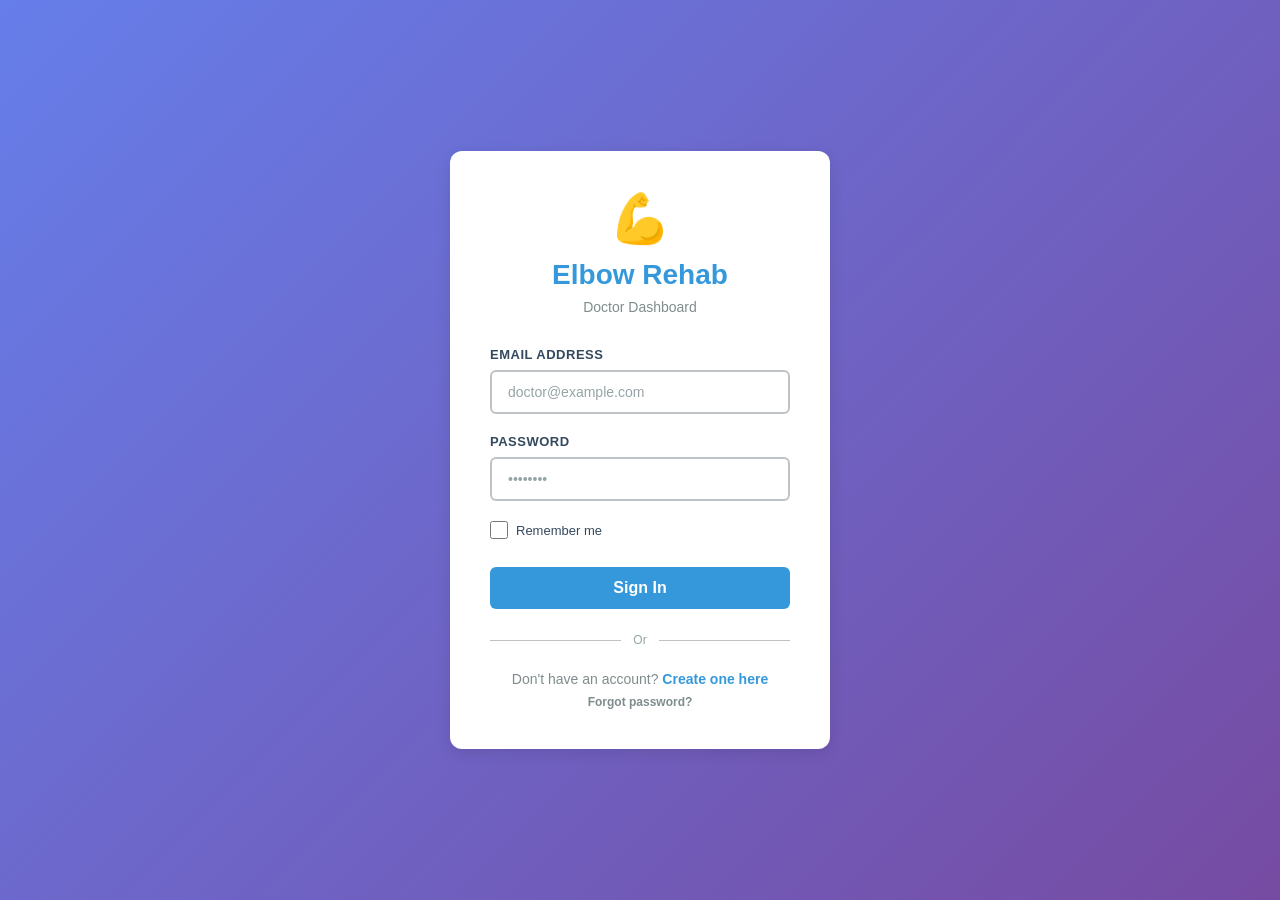
<file: web/index.html>
<!DOCTYPE html>
<html lang="en">
  <head>
    <meta charset="UTF-8" />
    <meta name="viewport" content="width=device-width, initial-scale=1.0" />
    <title>Elbow Rehab - Doctor Dashboard</title>
  </head>
  <body>
    <div id="root"></div>

    <script src="auth/auth.js"></script>
    <script>
      // Check authentication and route accordingly
      window.addEventListener('DOMContentLoaded', () => {
        setApiUrl('https://elbow-rehab-service-1086744305186.europe-central2.run.app');
        
        const token = localStorage.getItem('token');

        if (!token) {
          // Not authenticated, redirect to login
          window.location.href = 'auth/login.html';
          return;
        }

        // Authenticated, load React app
        console.log('User authenticated. Loading dashboard...');
        loadReactApp();
      });

      function loadReactApp() {
        // This will be replaced by your React app
        // For now, show a loading message
        document.getElementById('root').innerHTML = `
          <div style="
            display: flex;
            align-items: center;
            justify-content: center;
            height: 100vh;
            font-family: system-ui, sans-serif;
            background: linear-gradient(135deg, #667eea 0%, #764ba2 100%);
            color: white;
          ">
            <div style="text-align: center;">
              <div style="font-size: 48px; margin-bottom: 16px;">💪</div>
              <h1>Elbow Rehab Dashboard</h1>
              <p style="margin-top: 16px; opacity: 0.9;">
                Loading dashboard...
              </p>
              <div style="
                margin-top: 32px;
                width: 40px;
                height: 40px;
                border: 3px solid rgba(255,255,255,0.3);
                border-radius: 50%;
                border-top-color: white;
                animation: spin 1s linear infinite;
                margin-left: auto;
                margin-right: auto;
              "></div>
              <style>
                @keyframes spin {
                  to { transform: rotate(360deg); }
                }
              </style>
            </div>
          </div>
        `;

        // In production, load the React app here
        // loadScript('public/index.html');
        // For now, you can uncomment below to load the React dashboard

        // Uncomment the line below after setting up React build:
        // loadDashboard();
      }

      function loadDashboard() {
        // Load React app - this is a placeholder
        // Replace with your actual React app loading logic
        setTimeout(() => {
          window.location.href = 'dashboard.html';
        }, 2000);
      }
    </script>
  </body>
</html>
</file>
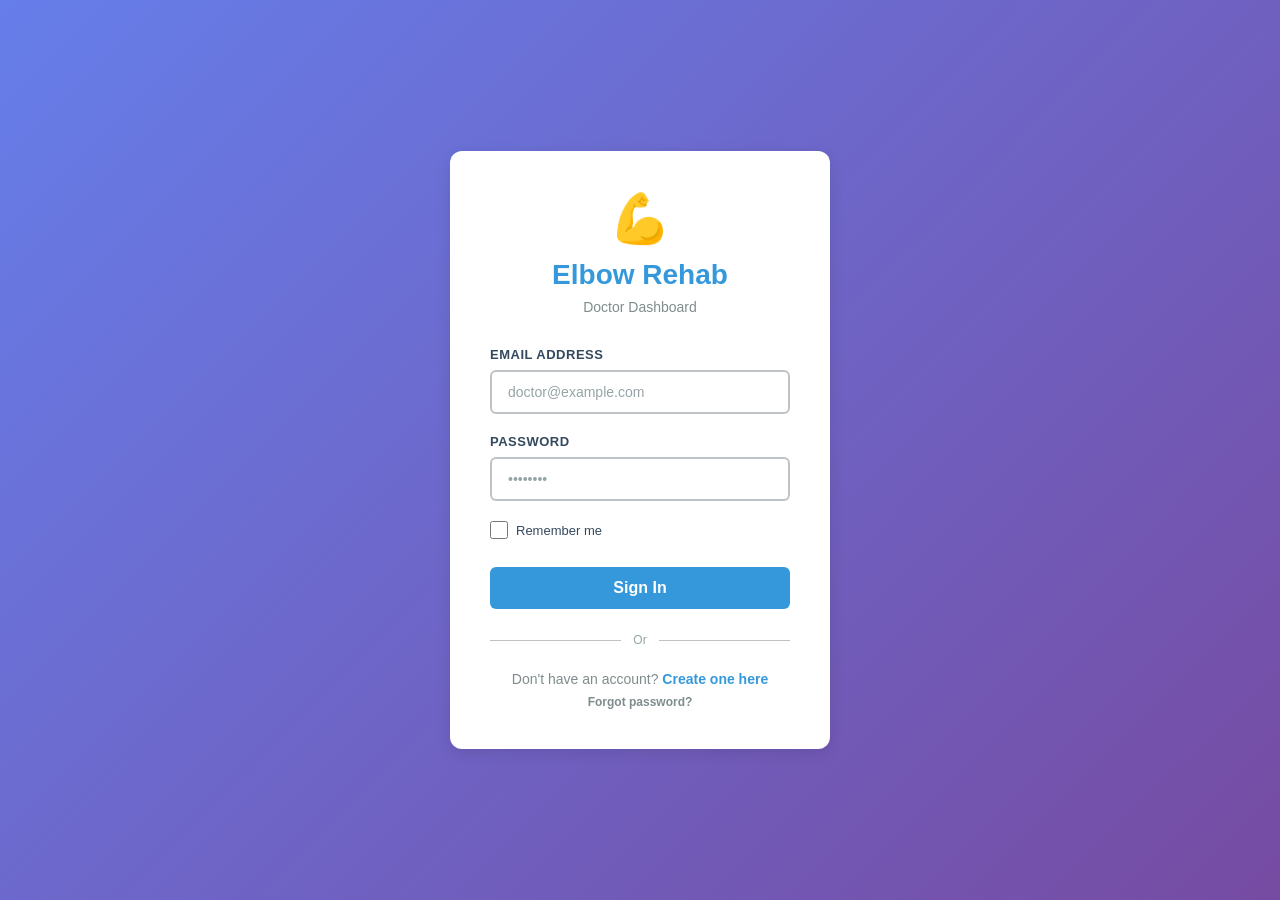
<file: web/auth/login.html>
<!DOCTYPE html>
<html lang="en">
  <head>
    <meta charset="UTF-8" />
    <meta name="viewport" content="width=device-width, initial-scale=1.0" />
    <title>Login - Elbow Rehab</title>
    <link rel="stylesheet" href="styles.css" />
  </head>
  <body>
    <div class="auth-container">
      <div class="auth-card">
        <div class="auth-header">
          <div class="app-logo">💪</div>
          <h1 class="app-title">Elbow Rehab</h1>
          <p class="auth-subtitle">Doctor Dashboard</p>
        </div>

        <!-- Alert messages -->
        <div id="alertContainer"></div>

        <!-- Login form -->
        <form id="loginForm">
          <div class="form-group">
            <label for="email">Email Address</label>
            <input
              type="email"
              id="email"
              name="email"
              placeholder="doctor@example.com"
              required
            />
            <span class="error-message">Please enter a valid email</span>
          </div>

          <div class="form-group">
            <label for="password">Password</label>
            <input
              type="password"
              id="password"
              name="password"
              placeholder="••••••••"
              required
            />
            <span class="error-message">Password is required</span>
          </div>

          <div class="checkbox-group">
            <input type="checkbox" id="remember" name="remember" />
            <label for="remember">Remember me</label>
          </div>

          <button type="submit" class="submit-btn" id="submitBtn">
            Sign In
          </button>
        </form>

        <div class="divider">Or</div>

        <div class="auth-footer">
          <p>
            Don't have an account?
            <a href="signup.html">Create one here</a>
          </p>
          <p style="margin-top: 8px; font-size: 12px;">
            <a href="#" style="color: #7f8c8d;">Forgot password?</a>
          </p>
        </div>
      </div>
    </div>

    <script src="auth.js"></script>
    <script>
      // Login-specific logic
      const loginForm = document.getElementById('loginForm');
      const submitBtn = document.getElementById('submitBtn');
      const alertContainer = document.getElementById('alertContainer');

      loginForm.addEventListener('submit', async (e) => {
        e.preventDefault();

        const email = document.getElementById('email').value.trim();
        const password = document.getElementById('password').value;
        const remember = document.getElementById('remember').checked;

        // Validate
        if (!isValidEmail(email)) {
          showAlert('Please enter a valid email address', 'error');
          document.getElementById('email').classList.add('error');
          return;
        }

        if (password.length < 6) {
          showAlert('Password must be at least 6 characters', 'error');
          document.getElementById('password').classList.add('error');
          return;
        }

        // Clear previous errors
        document.querySelectorAll('input').forEach((input) => {
          input.classList.remove('error');
        });

        // Submit
        await submitLogin(email, password, remember);
      });

      async function submitLogin(email, password, remember) {
        submitBtn.disabled = true;
        submitBtn.innerHTML =
          '<span class="spinner"></span> Signing in...';

        try {
          const response = await fetch(
            `${getApiUrl()}/auth/login`,
            {
              method: 'POST',
              headers: {
                'Content-Type': 'application/json',
              },
              body: JSON.stringify({
                email,
                password,
              }),
            }
          );

          const data = await response.json();

          if (!response.ok) {
            showAlert(
              data.detail || 'Login failed. Please try again.',
              'error'
            );
            submitBtn.disabled = false;
            submitBtn.innerHTML = 'Sign In';
            return;
          }

          // Save auth data
          localStorage.setItem('token', data.token);
          localStorage.setItem('refreshToken', data.refreshToken);
          localStorage.setItem(
            'doctor',
            JSON.stringify({
              doctor_id: data.uid,
              email: email,
            })
          );

          if (remember) {
            localStorage.setItem('rememberEmail', email);
          }

          showAlert('Login successful! Redirecting...', 'success');

          // Redirect to dashboard
          setTimeout(() => {
            window.location.href = '../index.html';
          }, 1000);
        } catch (error) {
          console.error('Login error:', error);
          showAlert(
            'Connection error. Please check your internet and try again.',
            'error'
          );
          submitBtn.disabled = false;
          submitBtn.innerHTML = 'Sign In';
        }
      }

      function showAlert(message, type) {
        alertContainer.innerHTML = `
          <div class="alert ${type}">
            ${type === 'error' ? '❌' : '✅'} ${message}
          </div>
        `;

        if (type === 'success') {
          setTimeout(
            () => (alertContainer.innerHTML = ''),
            3000
          );
        }
      }

      // Pre-fill email if remembered
      window.addEventListener('load', () => {
        const rememberedEmail = localStorage.getItem('rememberEmail');
        if (rememberedEmail) {
          document.getElementById('email').value = rememberedEmail;
          document.getElementById('remember').checked = true;
        }
      });
    </script>
  </body>
</html>
</file>
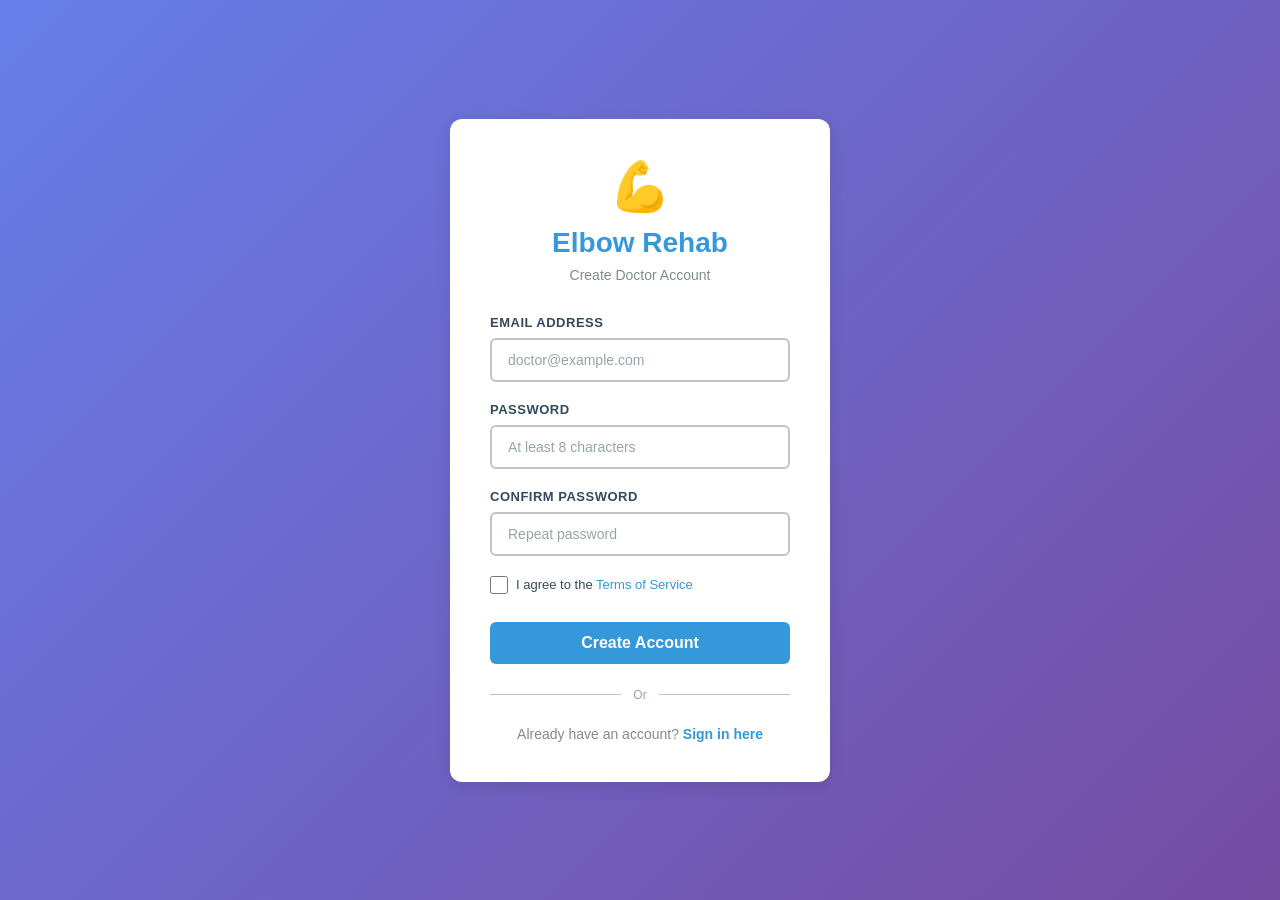
<file: web/auth/signup.html>
<!DOCTYPE html>
<html lang="en">
  <head>
    <meta charset="UTF-8" />
    <meta name="viewport" content="width=device-width, initial-scale=1.0" />
    <title>Sign Up - Elbow Rehab</title>
    <link rel="stylesheet" href="styles.css" />
  </head>
  <body>
    <div class="auth-container">
      <div class="auth-card">
        <div class="auth-header">
          <div class="app-logo">💪</div>
          <h1 class="app-title">Elbow Rehab</h1>
          <p class="auth-subtitle">Create Doctor Account</p>
        </div>

        <!-- Alert messages -->
        <div id="alertContainer"></div>

        <!-- Signup form -->
        <form id="signupForm">
          <div class="form-group">
            <label for="email">Email Address</label>
            <input
              type="email"
              id="email"
              name="email"
              placeholder="doctor@example.com"
              required
            />
            <span class="error-message">Please enter a valid email</span>
          </div>

          <div class="form-group">
            <label for="password">Password</label>
            <input
              type="password"
              id="password"
              name="password"
              placeholder="At least 8 characters"
              minlength="8"
              required
            />
            <span class="error-message">
              Password must be at least 8 characters
            </span>
          </div>

          <div class="form-group">
            <label for="confirmPassword">Confirm Password</label>
            <input
              type="password"
              id="confirmPassword"
              name="confirmPassword"
              placeholder="Repeat password"
              required
            />
            <span class="error-message">Passwords do not match</span>
          </div>

          <div class="checkbox-group">
            <input type="checkbox" id="terms" name="terms" required />
            <label for="terms">
              I agree to the
              <a href="#" style="color: var(--primary-color); text-decoration: none;">
                Terms of Service
              </a>
            </label>
          </div>

          <button type="submit" class="submit-btn" id="submitBtn">
            Create Account
          </button>
        </form>

        <div class="divider">Or</div>

        <div class="auth-footer">
          <p>
            Already have an account?
            <a href="login.html">Sign in here</a>
          </p>
        </div>
      </div>
    </div>

    <script src="auth.js"></script>
    <script>
      // Signup-specific logic
      const signupForm = document.getElementById('signupForm');
      const submitBtn = document.getElementById('submitBtn');
      const alertContainer = document.getElementById('alertContainer');

      signupForm.addEventListener('submit', async (e) => {
        e.preventDefault();

        const email = document.getElementById('email').value.trim();
        const password = document.getElementById('password').value;
        const confirmPassword = document.getElementById(
          'confirmPassword'
        ).value;
        const termsAccepted = document.getElementById('terms').checked;

        // Clear previous errors
        document.querySelectorAll('input').forEach((input) => {
          input.classList.remove('error');
        });

        // Validate email
        if (!isValidEmail(email)) {
          showAlert('Please enter a valid email address', 'error');
          document.getElementById('email').classList.add('error');
          return;
        }

        // Validate password length
        if (password.length < 8) {
          showAlert('Password must be at least 8 characters', 'error');
          document.getElementById('password').classList.add('error');
          return;
        }

        // Validate password match
        if (password !== confirmPassword) {
          showAlert('Passwords do not match', 'error');
          document.getElementById('confirmPassword').classList.add('error');
          return;
        }

        // Validate terms
        if (!termsAccepted) {
          showAlert('You must accept the terms to continue', 'error');
          return;
        }

        // Submit
        await submitSignup(email, password);
      });

      async function submitSignup(email, password) {
        submitBtn.disabled = true;
        submitBtn.innerHTML =
          '<span class="spinner"></span> Creating account...';

        try {
          const response = await fetch(
            `${getApiUrl()}/auth/signup`,
            {
              method: 'POST',
              headers: {
                'Content-Type': 'application/json',
              },
              body: JSON.stringify({
                email,
                password,
              }),
            }
          );

          const data = await response.json();

          if (!response.ok) {
            showAlert(
              data.detail ||
                'Signup failed. Please try again or use a different email.',
              'error'
            );
            submitBtn.disabled = false;
            submitBtn.innerHTML = 'Create Account';
            return;
          }

          // Account created successfully
          showAlert(
            'Account created successfully! Redirecting to login...',
            'success'
          );

          // Redirect to login after a brief delay
          setTimeout(() => {
            window.location.href = 'login.html';
          }, 1500);
        } catch (error) {
          console.error('Signup error:', error);
          showAlert(
            'Connection error. Please check your internet and try again.',
            'error'
          );
          submitBtn.disabled = false;
          submitBtn.innerHTML = 'Create Account';
        }
      }

      function showAlert(message, type) {
        alertContainer.innerHTML = `
          <div class="alert ${type}">
            ${type === 'error' ? '❌' : '✅'} ${message}
          </div>
        `;

        if (type === 'success') {
          setTimeout(
            () => (alertContainer.innerHTML = ''),
            4000
          );
        }
      }

      // Validate confirm password in real-time
      document
        .getElementById('confirmPassword')
        .addEventListener('input', () => {
          const password = document.getElementById('password').value;
          const confirmPassword = document.getElementById(
            'confirmPassword'
          ).value;

          if (confirmPassword && password !== confirmPassword) {
            document
              .getElementById('confirmPassword')
              .classList.add('error');
          } else {
            document
              .getElementById('confirmPassword')
              .classList.remove('error');
          }
        });
    </script>
  </body>
</html>
</file>
<file: web/auth/styles.css>
* {
  margin: 0;
  padding: 0;
  box-sizing: border-box;
}

:root {
  --primary-color: #3498db;
  --primary-dark: #2980b9;
  --danger-color: #e74c3c;
  --success-color: #27ae60;
  --light-gray: #ecf0f1;
  --dark-gray: #34495e;
  --border-color: #bdc3c7;
  --shadow: 0 4px 15px rgba(0, 0, 0, 0.1);
  --transition: all 0.3s ease;
}

html,
body {
  width: 100%;
  height: 100%;
  font-family: -apple-system, BlinkMacSystemFont, 'Segoe UI', 'Roboto', sans-serif;
  background: linear-gradient(135deg, #667eea 0%, #764ba2 100%);
  display: flex;
  align-items: center;
  justify-content: center;
  color: var(--dark-gray);
}

body {
  min-height: 100vh;
}

.auth-container {
  width: 100%;
  max-width: 420px;
  padding: 20px;
}

.auth-card {
  background-color: white;
  border-radius: 12px;
  box-shadow: var(--shadow);
  padding: 40px;
  animation: slideIn 0.3s ease;
}

@keyframes slideIn {
  from {
    opacity: 0;
    transform: translateY(20px);
  }
  to {
    opacity: 1;
    transform: translateY(0);
  }
}

.auth-header {
  text-align: center;
  margin-bottom: 32px;
}

.app-logo {
  font-size: 48px;
  margin-bottom: 12px;
}

.app-title {
  font-size: 28px;
  font-weight: 700;
  color: var(--primary-color);
  margin-bottom: 8px;
}

.auth-subtitle {
  font-size: 14px;
  color: #7f8c8d;
  margin-bottom: 8px;
}

.form-group {
  margin-bottom: 20px;
}

.form-group label {
  display: block;
  font-size: 13px;
  font-weight: 600;
  color: var(--dark-gray);
  margin-bottom: 8px;
  text-transform: uppercase;
  letter-spacing: 0.5px;
}

.form-group input {
  width: 100%;
  padding: 12px 16px;
  border: 2px solid var(--border-color);
  border-radius: 6px;
  font-size: 14px;
  transition: var(--transition);
  font-family: inherit;
}

.form-group input:focus {
  outline: none;
  border-color: var(--primary-color);
  box-shadow: 0 0 0 3px rgba(52, 152, 219, 0.1);
}

.form-group input::placeholder {
  color: #95a5a6;
}

.form-group input.error {
  border-color: var(--danger-color);
  background-color: #fdeaea;
}

.error-message {
  display: none;
  font-size: 12px;
  color: var(--danger-color);
  margin-top: 6px;
  font-weight: 500;
}

.form-group input.error + .error-message {
  display: block;
}

.submit-btn {
  width: 100%;
  padding: 12px 24px;
  background-color: var(--primary-color);
  color: white;
  border: none;
  border-radius: 6px;
  font-size: 16px;
  font-weight: 600;
  cursor: pointer;
  transition: var(--transition);
  margin-top: 8px;
}

.submit-btn:hover {
  background-color: var(--primary-dark);
  box-shadow: 0 8px 20px rgba(52, 152, 219, 0.3);
}

.submit-btn:active {
  transform: scale(0.98);
}

.submit-btn:disabled {
  background-color: #bdc3c7;
  cursor: not-allowed;
  opacity: 0.7;
}

.submit-btn.loading {
  display: flex;
  align-items: center;
  justify-content: center;
  gap: 8px;
}

.spinner {
  display: inline-block;
  width: 16px;
  height: 16px;
  border: 3px solid rgba(255, 255, 255, 0.3);
  border-radius: 50%;
  border-top-color: white;
  animation: spin 0.8s linear infinite;
}

@keyframes spin {
  to {
    transform: rotate(360deg);
  }
}

.divider {
  display: flex;
  align-items: center;
  gap: 12px;
  margin: 24px 0;
  color: #95a5a6;
  font-size: 12px;
}

.divider::before,
.divider::after {
  content: '';
  flex: 1;
  height: 1px;
  background-color: var(--border-color);
}

.auth-footer {
  text-align: center;
  margin-top: 24px;
  font-size: 14px;
}

.auth-footer a {
  color: var(--primary-color);
  text-decoration: none;
  font-weight: 600;
  transition: var(--transition);
}

.auth-footer a:hover {
  color: var(--primary-dark);
  text-decoration: underline;
}

.auth-footer p {
  color: #7f8c8d;
  margin: 0;
}

.alert {
  padding: 12px 16px;
  border-radius: 6px;
  margin-bottom: 16px;
  font-size: 13px;
  font-weight: 500;
  animation: slideIn 0.3s ease;
}

.alert.error {
  background-color: #fdeaea;
  color: var(--danger-color);
  border-left: 4px solid var(--danger-color);
}

.alert.success {
  background-color: #d4edda;
  color: var(--success-color);
  border-left: 4px solid var(--success-color);
}

.alert.info {
  background-color: #d1ecf1;
  color: #0c5460;
  border-left: 4px solid var(--primary-color);
}

.checkbox-group {
  display: flex;
  align-items: center;
  gap: 8px;
  margin-bottom: 20px;
}

.checkbox-group input[type='checkbox'] {
  width: 18px;
  height: 18px;
  cursor: pointer;
}

.checkbox-group label {
  margin: 0;
  font-size: 13px;
  font-weight: 400;
  text-transform: none;
  letter-spacing: normal;
  cursor: pointer;
}

/* Responsive */
@media (max-width: 480px) {
  .auth-container {
    padding: 16px;
  }

  .auth-card {
    padding: 28px;
  }

  .app-title {
    font-size: 24px;
  }
}
</file>
